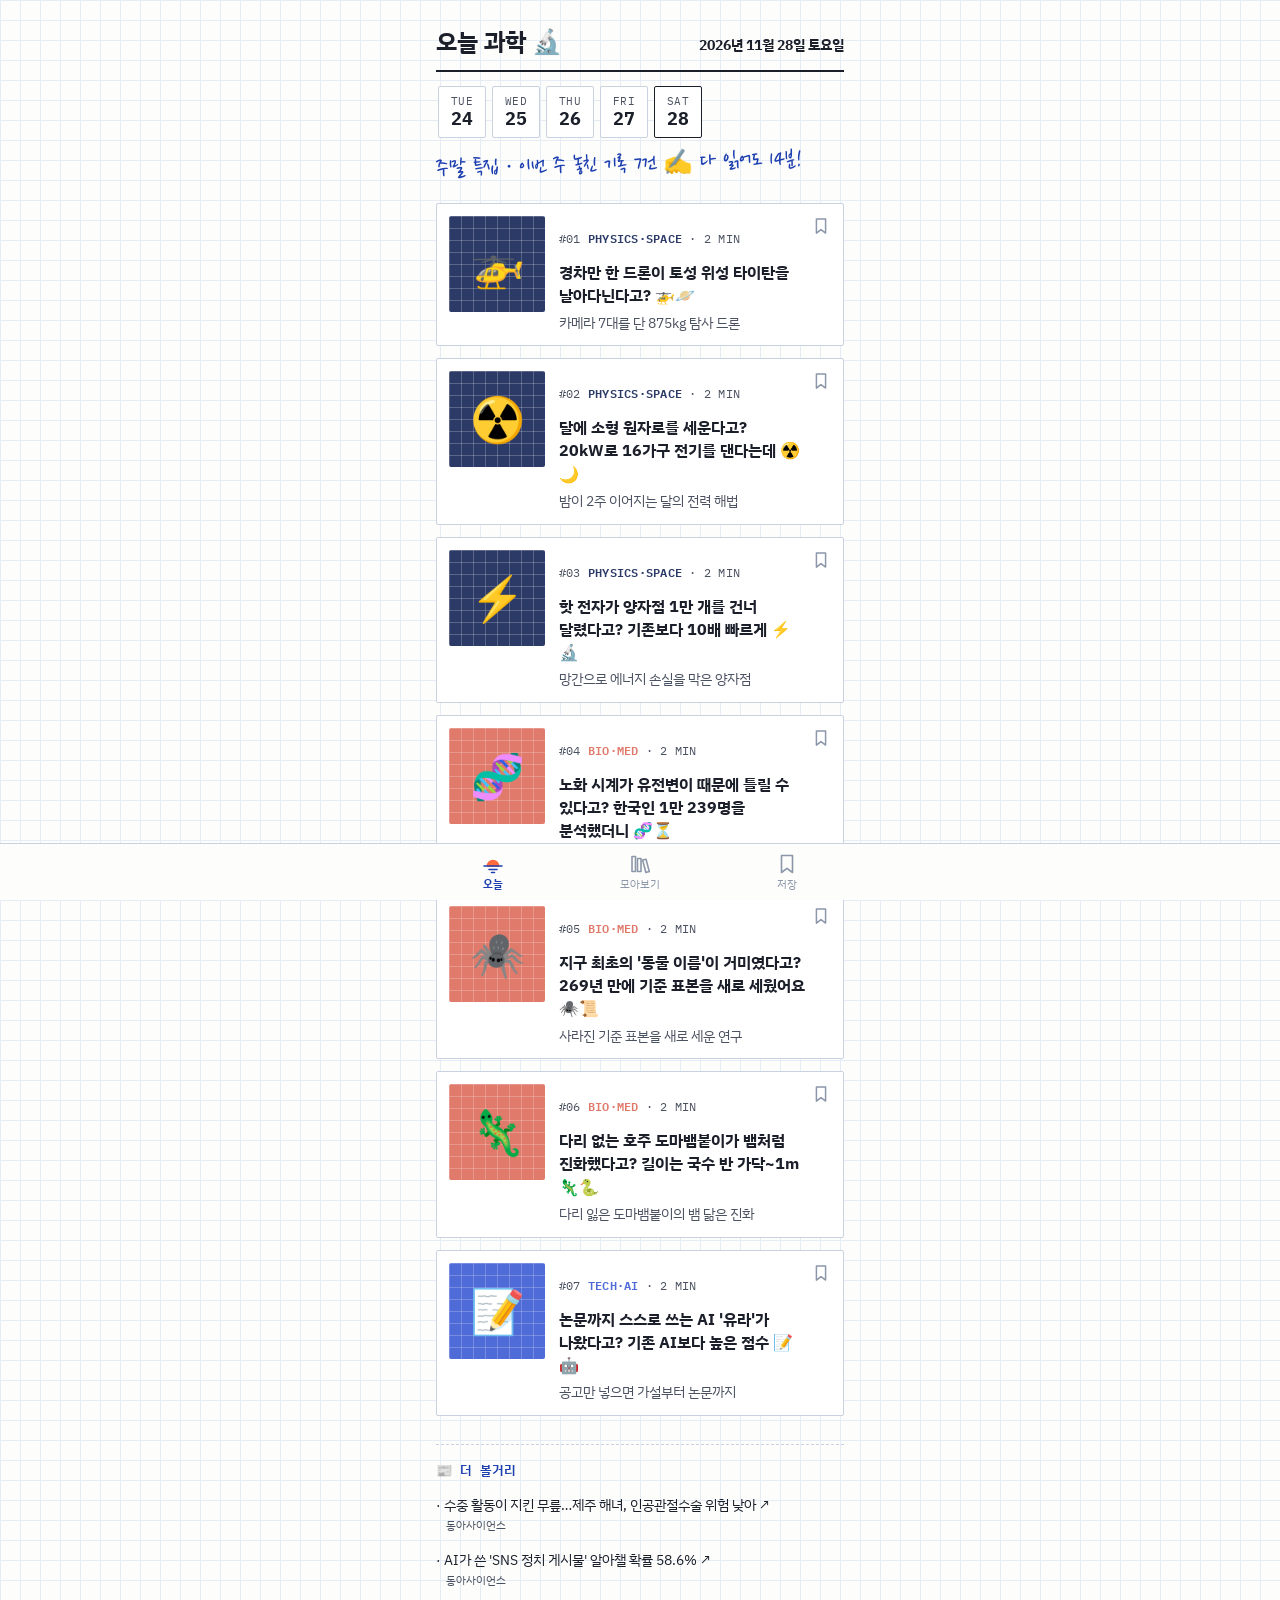
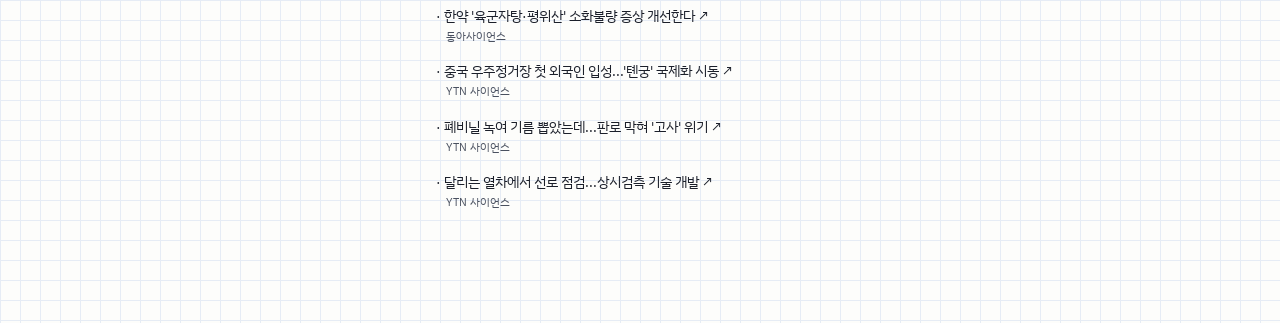
<file: index.html>
<!doctype html>
<html lang="ko">
<head>
  <!-- 한글이 깨지지 않도록 글자 인코딩을 정한다 -->
  <meta charset="utf-8">
  <!-- 휴대폰에서 화면 폭에 맞게 보이도록 한다 -->
  <meta name="viewport" content="width=device-width, initial-scale=1">
  <title>오늘 과학</title>
  <!-- 검색엔진에 이 페이지를 올리지 말고(noindex), 링크도 따라가지 말라고(nofollow) 알린다 -->
  <meta name="robots" content="noindex, nofollow">
  <!-- 브라우저 탭 아이콘 (web 폴더의 앱 아이콘을 같이 쓴다) -->
  <link rel="icon" href="web/icon.svg" type="image/svg+xml">
  <link rel="icon" href="web/icon-192.png" sizes="192x192" type="image/png">
  <!-- 0초 뒤 web 폴더로 이동한다 (자바스크립트가 꺼져 있어도 동작) -->
  <meta http-equiv="refresh" content="0; url=web/">
  <!-- 자바스크립트로도 바로 이동한다 (뒤로 가기 때 이 빈 페이지가 다시 나오지 않게 replace 사용) -->
  <script>location.replace("web/");</script>
</head>
<body>
  <!-- 자동 이동이 안 될 때 누를 수 있는 링크 -->
  <p><a href="web/">오늘 과학으로 이동하기</a></p>
</body>
</html>
</file>
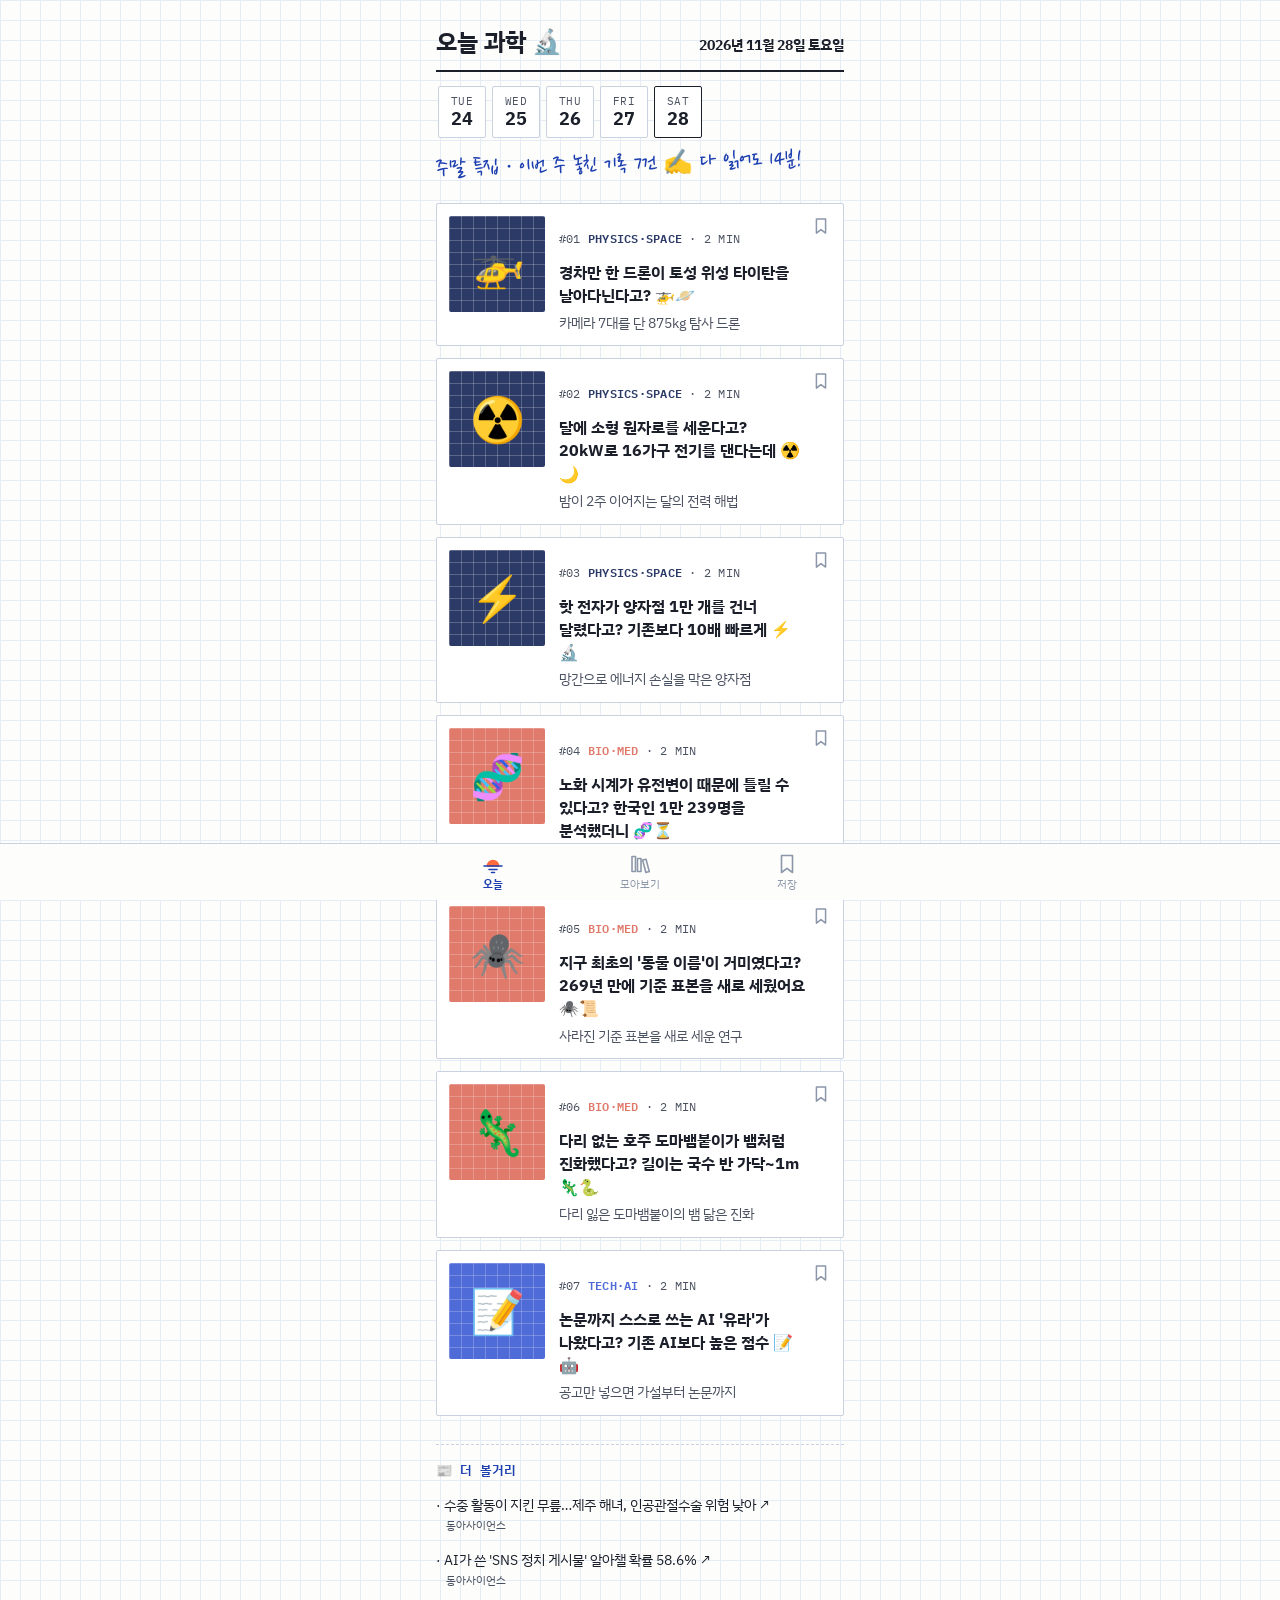
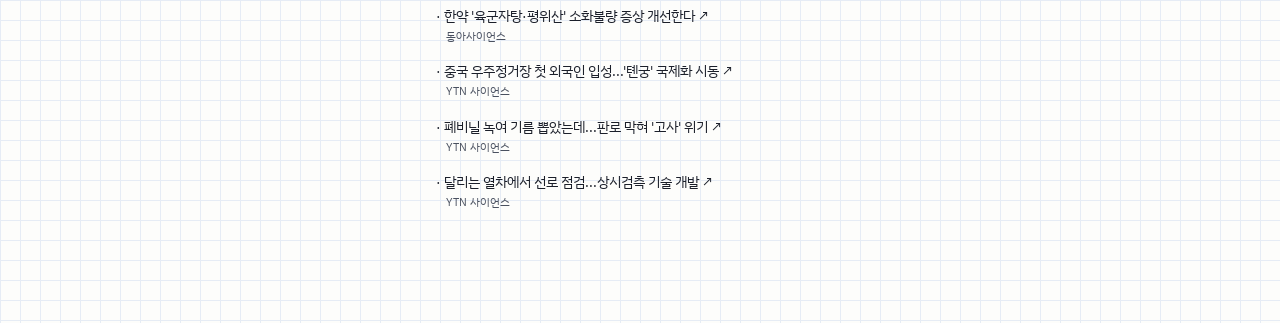
<file: web/index.html>
<!doctype html>
<html lang="ko">
<head>
  <!-- 한글이 깨지지 않도록 글자 인코딩을 정한다 -->
  <meta charset="utf-8">
  <!-- 휴대폰 화면 폭에 맞추고, 노치·홈 막대 영역까지 화면을 꽉 채운다(viewport-fit=cover) -->
  <meta name="viewport" content="width=device-width, initial-scale=1, viewport-fit=cover">
  <title>오늘 과학</title>
  <!-- 검색엔진에 이 페이지를 올리지 말고(noindex), 링크도 따라가지 말라고(nofollow) 알린다 -->
  <meta name="robots" content="noindex, nofollow">

  <!-- ==== 앱처럼 쓰기(PWA) ==== -->
  <!-- 앱 정보(이름, 아이콘, 시작 주소)를 담은 파일 -->
  <link rel="manifest" href="manifest.json">
  <!-- 브라우저 위쪽 막대 색 -->
  <meta name="theme-color" content="#FDFDFB">
  <!-- 아이폰: 홈 화면에서 열면 주소창 없는 앱 모드로 -->
  <meta name="apple-mobile-web-app-capable" content="yes">
  <meta name="mobile-web-app-capable" content="yes">
  <!-- 아이폰: 상태 표시줄은 기본(밝은 배경에 검은 글씨) -->
  <meta name="apple-mobile-web-app-status-bar-style" content="default">
  <!-- 아이폰: 홈 화면 아이콘 아래 이름 -->
  <meta name="apple-mobile-web-app-title" content="오늘 과학">
  <!-- 아이폰 홈 화면 아이콘 (180×180) -->
  <link rel="apple-touch-icon" href="apple-touch-icon.png">
  <!-- 브라우저 탭 아이콘: SVG를 먼저, 못 쓰는 브라우저는 PNG -->
  <link rel="icon" href="icon.svg" type="image/svg+xml">
  <link rel="icon" href="icon-192.png" sizes="192x192" type="image/png">

  <!-- 구글 폰트 서버에 미리 연결해 글꼴을 빨리 받는다 -->
  <link rel="preconnect" href="https://fonts.googleapis.com">
  <link rel="preconnect" href="https://fonts.gstatic.com" crossorigin>
  <!-- 글꼴 3종: 본문·제목(IBM Plex Sans KR), 라벨·숫자(IBM Plex Mono), 손글씨(Nanum Pen Script) -->
  <link rel="stylesheet" href="https://fonts.googleapis.com/css2?family=IBM+Plex+Mono:wght@400;500;600&family=IBM+Plex+Sans+KR:wght@400;500;700&family=Nanum+Pen+Script&display=swap">
  <!-- 디자인(색, 글자 크기, 배치)은 style.css에 있다 -->
  <link rel="stylesheet" href="style.css">
</head>
<body>
  <!-- 오프라인일 때만 보이는 손글씨 안내 (app.js가 켜고 끈다) -->
  <p id="offline" class="pen offline" hidden>오프라인 · 저장된 기록을 보여줘요</p>
  <!-- 화면 전체를 담는 상자. 내용은 app.js가 채운다 -->
  <main id="app">
    <p class="status">관찰 기록을 불러오는 중이에요…</p>
  </main>
  <!-- 동작(데이터 읽기, 화면 그리기, 오프라인 준비)은 app.js에 있다 -->
  <script src="app.js"></script>
</body>
</html>
</file>
<file: web/style.css>
/* ==== 색과 기본값: 여기 값만 바꾸면 전체 분위기가 바뀐다 ==== */
:root {
  --paper: #FDFDFB;      /* 종이 배경 */
  --grid: #E6ECF5;       /* 모눈선 */
  --text: #1B1F2A;       /* 본문 글자 */
  --sub: #4A5160;        /* 보조 글자 */
  --ink: #1D3FAF;        /* 강조색: 잉크 파랑 */
  --marker: #FFE45C;     /* 형광펜 */
  --border: #C9D2E0;     /* 카드 테두리 */
  --off: #8C97AA;        /* 선택 안 된 탭·책갈피 회색 */
  --sun: #FF6B3D;        /* 앱 아이콘 해 주황 */
  --tabbar-h: 56px;      /* 하단 탭 높이 (안전 여백 제외) */
  --radius: 2px;         /* 모서리: 거의 각지게 */
  --sans: "IBM Plex Sans KR", "Malgun Gothic", "Apple SD Gothic Neo", sans-serif;  /* 본문·제목 글꼴 */
  --mono: "IBM Plex Mono", "IBM Plex Sans KR", Consolas, monospace;                /* 라벨·숫자 글꼴 (한글은 Sans KR로) */
  --pen: "Nanum Pen Script", cursive;                                               /* 손글씨 글꼴 */
}

/* 분야마다 색을 정한다 (썸네일 배경과 라벨 글자에 쓴다) */
[data-field="물리·우주"] { --field: #2B3A67; }
[data-field="생명·의학"] { --field: #E07A6B; }
[data-field="기술·AI"]   { --field: #4F6BD8; }
[data-field="환경·기후"] { --field: #3E9E8A; }

/* 모든 상자의 크기 계산 방식을 통일한다 */
* { box-sizing: border-box; }

/* 화면 전체: 종이 배경 위에 20px 간격 모눈선 */
body {
  margin: 0;                                                    /* 바깥 여백 없애기 */
  background-color: var(--paper);                               /* 종이 색 */
  background-image:
    linear-gradient(var(--grid) 1px, transparent 1px),          /* 가로 모눈선 */
    linear-gradient(90deg, var(--grid) 1px, transparent 1px);   /* 세로 모눈선 */
  background-size: 20px 20px;                                   /* 모눈 간격 */
  color: var(--text);                                           /* 글자색 */
  font-family: var(--sans);                                     /* 기본 글꼴 */
  font-size: 16px;                                              /* 기본 글자 크기 */
  line-height: 1.75;                                            /* 줄 간격 */
  word-break: keep-all;                                         /* 한국어 단어가 중간에 끊기지 않게 */
  /* 아이폰 노치(위)·홈 막대(아래)·가장자리에 글자가 가리지 않게 안전 여백을 둔다 (없는 기기는 0) */
  padding: env(safe-area-inset-top) env(safe-area-inset-right) env(safe-area-inset-bottom) env(safe-area-inset-left);
}

/* 오프라인 안내 (손글씨, 잉크 파랑): 내용 폭에 맞춰 맨 위에 둔다 */
.offline { max-width: 440px; margin: 0 auto; padding: 12px 16px 0; }
.offline[hidden] { display: none; }  /* hidden일 때 확실히 숨긴다 */

/* 내용 폭을 휴대폰 크기(최대 440px)로 맞추고 가운데 둔다 */
/* 아래 여백은 하단 탭 높이만큼 더 둬서 마지막 내용이 탭에 가리지 않게 한다 */
#app { max-width: 440px; margin: 0 auto; padding: 20px 16px calc(var(--tabbar-h) + 48px); }

/* 불러오는 중 / 오류 안내 문구 */
.status { color: var(--sub); text-align: center; margin-top: 40vh; }

/* 코드체 라벨 공통 */
.mono { font-family: var(--mono); font-size: 12px; letter-spacing: 0.02em; color: var(--sub); }
.mono .field { color: var(--field); font-weight: 600; }   /* 분야 이름만 분야 색으로 */

/* 손글씨 메모 공통 */
.pen { font-family: var(--pen); font-size: 24px; line-height: 1.3; color: var(--ink); }

/* ==== 화면 1: 목록 ==== */
/* 맨 위 줄: 왼쪽 앱 이름, 오른쪽 LOG 날짜, 아래 2px 검은 줄 */
.top {
  display: flex;                          /* 가로로 나란히 */
  justify-content: space-between;         /* 양 끝으로 벌리기 */
  align-items: baseline;                  /* 글자 바닥선 맞추기 */
  gap: 12px;                              /* 이름과 날짜가 붙지 않게 */
  padding-bottom: 8px;                    /* 줄과 글자 사이 */
  border-bottom: 2px solid var(--text);   /* 검은 줄 */
}
.app-name { margin: 0; font-size: 24px; font-weight: 700; white-space: nowrap; }
/* 오른쪽 위 날짜: 본문 글꼴 굵게, 이름보다 작게 */
.top-date { font-family: var(--sans); font-size: 14px; font-weight: 700; color: var(--text); white-space: nowrap; }

/* 날짜 띠: 칩을 가로로 늘어놓고, 넘치면 옆으로 밀어서 넘긴다 */
.days {
  position: relative;                     /* 칩 위치 계산 기준 (app.js의 scrollStrip) */
  display: flex;                          /* 가로로 나란히 */
  gap: 6px;                               /* 칩 사이 간격 */
  margin: 12px 0 0;                       /* 이름 줄과의 간격 */
  padding: 2px;                           /* 테두리가 잘리지 않게 */
  overflow-x: auto;                       /* 넘치면 옆으로 밀기 */
  scrollbar-width: none;                  /* 스크롤 막대 숨기기 (파이어폭스) */
}
.days::-webkit-scrollbar { display: none; }  /* 스크롤 막대 숨기기 (사파리·크롬) */
/* 날짜 칩 하나: 위 영어 요일, 아래 날짜 숫자 */
.day {
  flex: none;                             /* 줄어들지 않게 */
  width: 48px;                            /* 칩 폭 */
  height: 52px;                           /* 칩 높이 (테두리 두께가 달라도 크기 그대로) */
  display: flex;                          /* 요일과 숫자를 */
  flex-direction: column;                 /* 세로로 */
  align-items: center;                    /* 가운데 정렬 */
  justify-content: center;
  padding: 0;
  background: #fff;                       /* 흰 배경 */
  border: 1px solid var(--border);        /* 1px 테두리 */
  border-radius: var(--radius);           /* 모서리 2px */
  color: var(--text);
  font: inherit;
  line-height: 1.2;
  cursor: pointer;
}
.day-name { font-family: var(--mono); font-size: 11px; letter-spacing: 0.04em; color: var(--sub); }
.day b { font-size: 18px; font-weight: 700; }
.day.today { background: var(--marker); }                 /* 오늘 칩: 형광 노랑 */
.day.current { border: 1.5px solid var(--text); }        /* 보고 있는 칩: 검은 테두리 */

/* 그 날 뉴스를 못 읽었을 때 안내 */
.notice { margin: 24px 4px; color: var(--sub); }
.memo { margin: 14px 0 18px; transform: rotate(-1.5deg); transform-origin: left; }  /* 살짝 기울인 손글씨 */

/* 기사 카드 (누르면 기사로): 왼쪽 썸네일 + 오른쪽 글 + 오른쪽 위 책갈피 */
.card {
  position: relative;                     /* 책갈피 버튼 위치 기준 */
  display: flex;                          /* 썸네일과 글을 가로로 */
  gap: 14px;                              /* 둘 사이 간격 */
  width: 100%;                            /* 꽉 채우기 */
  margin: 0 0 12px;                       /* 카드 사이 간격 */
  padding: 12px;                          /* 안쪽 여백 */
  border: 1px solid var(--border);        /* 얇은 테두리 */
  border-radius: var(--radius);           /* 거의 각진 모서리 */
  background: #fff;                       /* 흰 배경 */
  color: inherit;                         /* 버튼 기본 글자색 없애기 */
  font: inherit;                          /* 버튼 기본 글꼴 없애기 */
  text-align: left;                       /* 왼쪽 정렬 */
  cursor: pointer;                        /* 손가락 커서 */
}
.card:hover { border-color: var(--ink); }  /* 마우스를 올리면 테두리만 파랗게 (그림자 없음) */
.card:focus-visible { outline: 2px solid var(--ink); outline-offset: 2px; }  /* 키보드로 고를 때 표시 */
.card.is-read { opacity: 0.65; }           /* 읽은 기사: 살짝 흐리게 */
.read-mark { margin-left: 6px; font-size: 11px; color: var(--sub); }   /* "✓ 읽음" */
.card-text { min-width: 0; padding-right: 26px; }   /* 긴 글이 상자를 밀어내지 않게 + 책갈피 자리 비우기 */
.card-title { margin: 2px 0 4px; font-size: 16px; font-weight: 700; line-height: 1.45; }
.card-oneline { margin: 0; font-size: 14px; line-height: 1.55; color: var(--sub); }

/* 썸네일: 사진이 있으면 사진, 없으면 분야 색 + 흰 모눈 + 이모지 */
.thumb {
  flex: none;                             /* 줄어들지 않게 */
  width: 96px;                            /* 목록 썸네일 크기 */
  height: 96px;
  display: flex;                          /* 이모지를 가운데로 */
  align-items: center;
  justify-content: center;
  overflow: hidden;                       /* 사진이 넘치면 자르기 */
  border-radius: var(--radius);
  background-color: var(--field);         /* 분야 색 */
  background-image:
    linear-gradient(rgba(255, 255, 255, 0.22) 1px, transparent 1px),         /* 흰 반투명 가로선 */
    linear-gradient(90deg, rgba(255, 255, 255, 0.22) 1px, transparent 1px);  /* 흰 반투명 세로선 */
  background-size: 12px 12px;             /* 모눈 간격 */
}
.thumb img { width: 100%; height: 100%; object-fit: cover; display: block; }  /* 사진은 꽉 채워 자르기 */
.thumb-emoji { font-size: 44px; line-height: 1; }
.thumb-big { width: 100%; height: 170px; margin: 16px 0; }  /* 기사 화면의 큰 썸네일 */
.thumb-big .thumb-emoji { font-size: 72px; }

/* ==== 화면 2: 기사 ==== */
/* 뒤로 가기 버튼 (코드체) */
.back {
  border: 0;
  background: none;
  padding: 4px 0;
  font-family: var(--mono);
  font-size: 13px;
  font-weight: 600;
  color: var(--ink);
  cursor: pointer;
}
.article-meta { margin: 14px 0 6px; }
.article-title { margin: 0; font-size: 26px; font-weight: 700; line-height: 1.45; }
/* 형광펜: 글자 아래쪽 절반만 칠한다 (색 경계가 딱 떨어져서 그라데이션처럼 보이지 않는다) */
.marker { background: linear-gradient(transparent 55%, var(--marker) 55%); }

/* 도입부: 흰 상자, 1.5px 검은 테두리 */
.lead {
  margin: 0 0 8px;
  padding: 14px 16px;
  background: #fff;
  border: 1.5px solid var(--text);
  border-radius: var(--radius);
  font-weight: 500;
}

/* 소제목: 앞에 코드체 잉크 파랑 Q1, Q2... */
.section-heading { margin: 32px 0 8px; font-size: 19px; font-weight: 700; line-height: 1.45; }
.q { font-family: var(--mono); font-weight: 600; color: var(--ink); margin-right: 8px; }
.article p { margin: 0 0 14px; }

/* "이모지 + 굵은 라벨 + 설명" 목록 */
.points { list-style: none; margin: 4px 0 16px; padding: 0; }
.points li {
  display: flex;                          /* 이모지와 글을 가로로 */
  gap: 10px;
  margin: 0 0 8px;
  padding: 10px 12px;
  background: #fff;
  border: 1px solid var(--border);
  border-radius: var(--radius);
  font-size: 15px;
  line-height: 1.65;
}
.points .emoji { flex: none; font-size: 18px; line-height: 1.5; }  /* 맨 앞 이모지 */
.points b { margin-right: 6px; }                                  /* 굵은 라벨과 설명 사이 */

/* 용어 풀이: 흰 상자, 점선 테두리 */
.glossary {
  margin: 32px 0 0;
  padding: 14px 16px;
  background: #fff;
  border: 1.5px dashed var(--sub);
  border-radius: var(--radius);
  font-size: 14px;
  line-height: 1.7;
}
.glossary h3 { margin: 0 0 8px; font-family: var(--mono); font-size: 13px; font-weight: 600; color: var(--ink); }
.glossary dl { margin: 0; }
.glossary dt { font-weight: 700; }
.glossary dd { margin: 0 0 10px; color: var(--sub); }

/* 출처: 코드체 작은 라벨 + 링크 */
.sources { margin: 28px 0 0; font-size: 14px; line-height: 1.65; }
.sources .mono { display: block; margin: 12px 0 2px; }
.sources p { margin: 0; }
.sources ul { margin: 0; padding-left: 18px; }
.sources a { color: var(--ink); word-break: break-all; }

/* ==== 책갈피(저장) 버튼 ==== */
/* 누를 수 있는 영역은 44px, 아이콘은 20px */
.save-btn {
  position: absolute;                     /* 카드 오른쪽 위에 */
  top: 0;
  right: 0;
  width: 44px;
  height: 44px;
  display: flex;
  align-items: center;
  justify-content: center;
  padding: 0;
  border: 0;
  background: none;
  color: var(--off);                      /* 안 저장: 회색 선 */
  cursor: pointer;
}
.save-btn svg { width: 20px; height: 20px; fill: none; stroke: currentColor; stroke-width: 1.8; stroke-linejoin: round; }
.save-btn.is-saved { color: var(--ink); }                 /* 저장: 잉크 파랑 */
.save-btn.is-saved svg { fill: currentColor; }            /* 안을 채운다 */
.save-btn:focus-visible { outline: 2px solid var(--ink); outline-offset: -4px; }
/* 기사 화면: 제목 옆 책갈피 */
.title-row { display: flex; align-items: flex-start; gap: 4px; }
.title-row .article-title { flex: 1; }
.title-row .save-btn { position: static; flex: none; margin: -6px -12px 0 0; }
.title-row .save-btn svg { width: 24px; height: 24px; }

/* ==== 하단 탭 ==== */
.tabbar {
  position: fixed;                        /* 화면 맨 아래 고정 */
  left: 0;
  right: 0;
  bottom: 0;
  z-index: 10;                            /* 내용 위에 */
  background: var(--paper);               /* 배경 #FDFDFB */
  border-top: 1px solid var(--border);    /* 위에 1px 선 */
  /* 아이폰 홈 막대·가장자리에 가리지 않게 안전 여백 */
  padding: 0 env(safe-area-inset-right) env(safe-area-inset-bottom) env(safe-area-inset-left);
}
.tabbar-inner { display: flex; max-width: 440px; margin: 0 auto; }
.tab {
  flex: 1;                                /* 세 탭이 같은 폭 */
  height: var(--tabbar-h);
  display: flex;
  flex-direction: column;                 /* 아이콘 아래 글자 */
  align-items: center;
  justify-content: center;
  gap: 2px;
  padding: 0;
  border: 0;
  background: none;
  color: var(--off);                      /* 선택 안 됨: 회색 */
  font-family: var(--sans);
  font-size: 11px;
  line-height: 1.2;
  cursor: pointer;
}
.tab svg { width: 24px; height: 24px; fill: none; stroke: currentColor; stroke-width: 1.6; stroke-linecap: round; stroke-linejoin: round; }
.tab.active { color: var(--ink); font-weight: 700; }      /* 선택: 잉크 파랑 + 굵게 */
.tab.active .sun { stroke: var(--sun); fill: var(--sun); } /* 오늘 탭 선택: 해는 주황, 선은 잉크 파랑 */

/* ==== 모아보기·저장 ==== */
.top-count { white-space: nowrap; }                       /* "전체 N건" */
/* 분야 칩: 넘치면 옆으로 밀기 */
.fields {
  display: flex;
  gap: 6px;
  margin: 12px 0 4px;
  padding: 2px;                           /* 테두리가 잘리지 않게 */
  overflow-x: auto;
  scrollbar-width: none;
}
.fields::-webkit-scrollbar { display: none; }
.field-chip {
  flex: none;
  padding: 6px 10px;
  background: #fff;
  border: 1px solid var(--border);
  border-radius: var(--radius);
  font-family: var(--mono);
  font-size: 12px;
  font-weight: 600;
  line-height: 1.2;
  color: var(--field, var(--text));       /* 글자는 분야 색 ("전체"는 검정) */
  cursor: pointer;
}
.field-chip.selected {                    /* 고른 칩: 형광 노랑 + 1.5px 검은 테두리 */
  background: var(--marker);
  border: 1.5px solid var(--text);
  padding: 5.5px 9.5px;                   /* 테두리가 두꺼워진 만큼 줄여 크기 유지 */
}
/* 날짜 머리말 "11.27 FRI" */
.day-head { margin: 22px 2px 8px; font-family: var(--mono); font-size: 13px; font-weight: 600; letter-spacing: 0.04em; color: var(--text); }

/* ==== 더 볼거리 (오늘 화면 맨 아래) ==== */
.more { margin: 28px 0 0; padding-top: 14px; border-top: 1.5px dashed var(--border); }   /* 위에 점선 */
.more-title { margin: 0 0 4px; font-family: var(--mono); font-size: 13px; font-weight: 600; color: var(--ink); }
.more ul { list-style: none; margin: 0; padding: 0; }
.more li { padding: 8px 0; font-size: 14px; line-height: 1.5; }
.more a { color: var(--text); text-decoration: none; }
.more a:hover { text-decoration: underline; }
.more-site { display: block; margin: 2px 0 0 10px; font-size: 11px; color: var(--sub); }  /* 작은 사이트 이름 */
</file>
